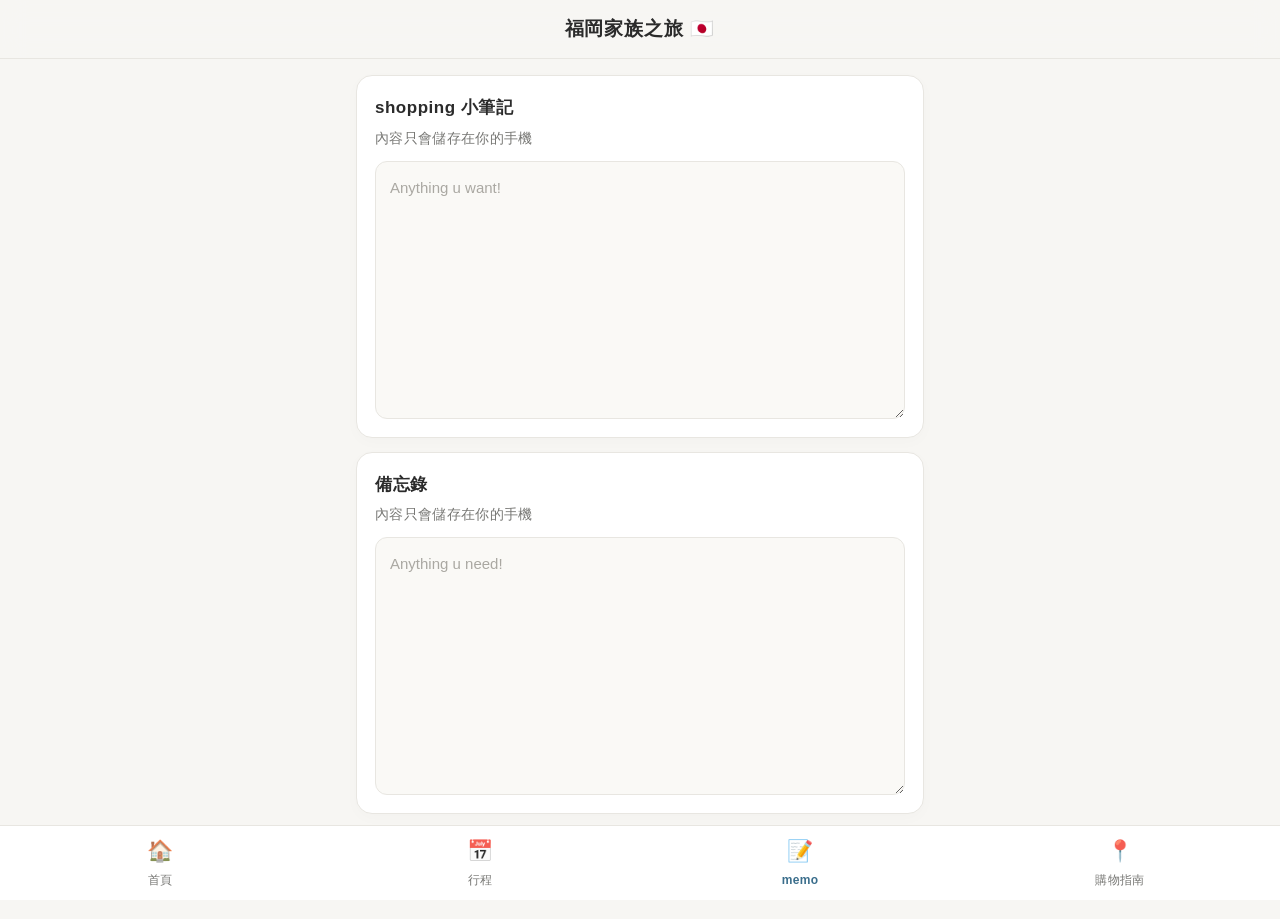
<file: checklist.html>
<!DOCTYPE html>
<html lang="zh-TW">
<head>
  <meta charset="UTF-8">
  <meta name="viewport" content="width=device-width, initial-scale=1.0">
  <title>福岡家族之旅 - memo</title>
  <link rel="stylesheet" href="style.css">
  <meta name="apple-mobile-web-app-capable" content="yes">
</head>
<body>

  <header>
    <h1>福岡家族之旅 🇯🇵</h1>
  </header>

  <main class="container">
    <div class="card">
      <div class="card-title">shopping 小筆記</div>
      <p class="memo-hint">內容只會儲存在你的手機</p>
      <label class="memo-label" for="travel-memo">哩哩摳摳</label>
      <textarea id="travel-memo" class="memo-textarea" rows="9" placeholder="Anything u want!" oninput="saveMemo()"></textarea>
    </div>


    <div class="card">
      <div class="card-title">備忘錄</div>
      <p class="memo-hint">內容只會儲存在你的手機</p>
      <label class="memo-label" for="travel-memo">備忘內容</label>
      <textarea id="travel-memo" class="memo-textarea" rows="9" placeholder="Anything u need!" oninput="saveMemo()"></textarea>
    </div>
  </main>

  <!-- 底部選單 -->
  <nav class="bottom-nav">
    <a href="index.html" class="nav-item"><span class="icon">🏠</span><span>首頁</span></a>
    <a href="itinerary.html" class="nav-item"><span class="icon">📅</span><span>行程</span></a>
    <a href="checklist.html" class="nav-item active"><span class="icon">📝</span><span>memo</span></a>
    <a href="locations.html" class="nav-item"><span class="icon">📍</span><span>購物指南</span></a>

  </nav>

  <script>
    function toggleCheck(checkbox) {
      const item = checkbox.parentElement;
      if (checkbox.checked) { item.classList.add('done'); } 
      else { item.classList.remove('done'); }
      saveChecklist();
    }

    function saveChecklist() {
      const states = [];
      document.querySelectorAll('.check-item input').forEach((cb) => { states.push(cb.checked); });
      localStorage.setItem('fukuoka_checklist', JSON.stringify(states));
    }

    function loadChecklist() {
      const saved = JSON.parse(localStorage.getItem('fukuoka_checklist') || '[]');
      document.querySelectorAll('.check-item input').forEach((cb, i) => {
        if (saved[i]) {
          cb.checked = true;
          cb.parentElement.classList.add('done');
        }
      });
    }

    function saveMemo() {
      const memo = document.getElementById('travel-memo').value;
      localStorage.setItem('fukuoka_personal_memo', memo);
      const status = document.getElementById('memo-status');
      status.textContent = '✓ 已自動儲存';
      clearTimeout(saveMemo.statusTimer);
      saveMemo.statusTimer = setTimeout(() => {
        status.textContent = '已儲存在本機';
      }, 1500);
    }

    function loadMemo() {
      document.getElementById('travel-memo').value = localStorage.getItem('fukuoka_personal_memo') || '';
    }

    loadChecklist();
    loadMemo();
  </script>
</body>
</html>
</file>
<file: style.css>
:root {
  /* 日系和風色調系統 */
  --bg-color: #f7f6f3;          /* 和紙米暖灰 */
  --card-bg: #ffffff;          /* 純白卡片 */
  --primary: #3b6e8c;          /* 日系靛青藍 (藍鼠/琉璃色) */
  --primary-light: #f0f4f8;    /* 淡天青色背景 */
  --text-main: #2b2b2b;        /* 墨黑/炭灰 (非死黑，提高閱讀質感) */
  --text-sub: #787875;         /* 利落中灰 */
  --border-radius: 16px;       /* 圓潤現代角 */
  --border-color: #e8e6e1;      /* 柔和邊框色 */
}

* { box-sizing: border-box; margin: 0; padding: 0; -webkit-tap-highlight-color: transparent; }
body { 
  font-family: "SF Pro TC", -apple-system, BlinkMacSystemFont, "Hiragino Sans", "Hiragino Kaku Gothic ProN", "Yu Gothic UI", "Noto Sans TC", sans-serif; 
  background-color: var(--bg-color); 
  color: var(--text-main); 
  padding-bottom: 75px; 
  letter-spacing: 0.02em;
}

/* 頂部 Header */
header { position: sticky; top: 0; background: rgba(247, 246, 243, 0.92); backdrop-filter: blur(12px); -webkit-backdrop-filter: blur(12px); z-index: 90; border-bottom: 1px solid var(--border-color); padding: 14px 16px; text-align: center; }
header h1 { font-size: 17px; font-weight: 700; letter-spacing: 0.05em; color: var(--text-main); }
.update-stamp { max-width: 600px; margin: 8px auto -6px; padding: 0 16px; color: #9a9892; font-size: 11.5px; font-weight: 500; letter-spacing: 0.03em; text-align: right; }

/* 頁面容器 */
.container { padding: 16px; max-width: 600px; margin: 0 auto; }

/* 底部導覽列 (Bottom Nav) */
.bottom-nav { position: fixed; bottom: 0; left: 0; right: 0; background: rgba(255, 255, 255, 0.95); border-top: 1px solid var(--border-color); display: flex; justify-content: space-around; padding: 8px 0 10px; z-index: 100; backdrop-filter: blur(12px); -webkit-backdrop-filter: blur(12px); }
.nav-item { text-decoration: none; display: flex; flex-direction: column; align-items: center; color: var(--text-sub); font-size: 10.5px; font-weight: 500; flex: 1; transition: color 0.2s ease; }
.nav-item .icon { font-size: 19px; margin-bottom: 3px; opacity: 0.85; }
.nav-item.active { color: var(--primary); font-weight: 700; }
.nav-item.active .icon { opacity: 1; }

/* 卡片樣式 */
.card { background: var(--card-bg); border-radius: var(--border-radius); padding: 18px; margin-bottom: 14px; border: 1px solid var(--border-color); box-shadow: 0 4px 15px rgba(0, 0, 0, 0.02); }
.card-title { font-size: 15.5px; font-weight: 700; color: var(--text-main); letter-spacing: 0.03em; }
.time { font-size: 12.5px; font-weight: 700; color: var(--primary); margin-bottom: 6px; letter-spacing: 0.04em; }

/* 首頁專屬卡片 */
.flight-box { display: flex; justify-content: space-between; align-items: center; background: var(--primary-light); padding: 12px 16px; border-radius: 12px; margin-top: 10px; border: 1px solid #e1e9f0; }
.flight-dept, .flight-arr { text-align: center; }
.flight-code { font-size: 18px; font-weight: 800; color: var(--primary); letter-spacing: 0.05em; }
.flight-time { font-size: 11.5px; color: var(--text-sub); margin-top: 2px; }

/* 行程頁 Tab */
.tabs { display: flex; gap: 8px; overflow-x: auto; padding-bottom: 8px; margin-bottom: 14px; scrollbar-width: none; }
.tabs::-webkit-scrollbar { display: none; }
.tab-btn { flex: 1; min-width: 78px; padding: 8px 14px; font-size: 12.5px; font-weight: 600; text-align: center; background: #eae7e1; color: var(--text-sub); border: none; border-radius: 20px; cursor: pointer; white-space: nowrap; transition: all 0.2s ease; }
.tab-btn.active { background: var(--primary); color: #fff; box-shadow: 0 2px 8px rgba(59, 110, 140, 0.25); }

/* 標籤 (Tags) - 日系莫蘭迪淡雅配色 */
.day-panel { display: none; }
.day-panel.active { display: block; }
.tags { display: flex; flex-wrap: wrap; gap: 6px; margin: 8px 0 10px; }
.tag { font-size: 10.5px; font-weight: 600; padding: 3px 9px; border-radius: 6px; letter-spacing: 0.03em; }
.tag-集合 {
  background: #fbeaea;
  color: #a33d3d;
  border: 1px solid #efcaca;
}
.tag-移動中 { background: #f0f4f8; color: #3b6e8c; border: 1px solid #d9e4ec; }
.tag-住宿 { background: #f6f0f8; color: #6b4c7d; border: 1px solid #ebdcf0; }
.tag-觀光 { background: #eaf3ec; color: #3f6549; border: 1px solid #cee0d2; }
.tag-飲食,
.tag-早餐,
.tag-午餐,
.tag-晚餐 {
  background: #fff5d9;
  color: #765500;
  border: 1px solid #ead7a0;
}
.tag-購物 { background: #f8f0f6; color: #8a3b7b; border: 1px solid #f0d8eb; }
.tag-彈性行程 { background: #f2f1ed; color: #575653; border: 1px solid #e3e1da; }
.tag-自由時間 {
  background: #edf2ed;
  color: #49604e;
  border: 1px solid #d7e1d8;
}


.route-info { font-size: 12px; color: var(--text-sub); margin-bottom: 10px; line-height: 1.5; }
.details-btn { display: inline-flex; align-items: center; justify-content: center; width: 100%; padding: 9px; background: var(--primary-light); color: var(--primary); font-size: 12.5px; font-weight: 600; border: 1px solid #dbe6ef; border-radius: 10px; cursor: pointer; margin-top: 4px; transition: background 0.2s ease; }
.details-btn:active { background: #e2ecf5; }

/* Modal 彈出視窗 */
.modal-overlay { position: fixed; inset: 0; background: rgba(0,0,0,0.4); display: none; justify-content: center; align-items: flex-end; z-index: 200; backdrop-filter: blur(5px); -webkit-backdrop-filter: blur(5px); }
.modal-overlay.active { display: flex; }
.modal-content { background: #fff; width: 100%; max-width: 600px; border-radius: 24px 20px 0 0; padding: 22px; max-height: 82vh; overflow-y: auto; animation: slideUp 0.25s cubic-bezier(0.16, 1, 0.3, 1); }
@keyframes slideUp { from { transform: translateY(100%); } to { transform: translateY(0); } }
.modal-header { display: flex; justify-content: space-between; align-items: center; margin-bottom: 12px; }
.modal-title { font-size: 17px; font-weight: 700; color: var(--text-main); }
.close-btn { border: none; background: #f0eee9; color: var(--text-sub); border-radius: 50%; width: 28px; height: 28px; font-size: 16px; font-weight: bold; cursor: pointer; display: grid; place-items: center; }
.note-box { background: #faf9f6; border-left: 3px solid var(--primary); padding: 12px 14px; font-size: 13px; color: #444340; line-height: 1.6; margin: 12px 0; border-radius: 0 10px 10px 0; white-space: pre-line; }
.modal-location { display: flex; align-items: baseline; flex-wrap: wrap; gap: 6px; font-size: 12.5px; font-weight: 600; color: var(--primary); }
.map-link { display: inline-flex; color: var(--primary); font-size: 12px; font-weight: 500; text-decoration: underline; text-underline-offset: 3px; }
.resource-links { display: flex; flex-direction: column; align-items: flex-start; gap: 6px; }
.resource-link { display: inline-flex; width: fit-content; color: var(--primary); font-size: 12.5px; font-weight: 600; text-decoration: underline; text-underline-offset: 3px; }
.modal-detail-image { display: none; width: 100%; height: auto; margin: 12px 0; border: 1px solid var(--border-color); border-radius: 10px; cursor: zoom-in; }

/* 購物指南 */
.location-intro { margin-bottom: 16px; color: var(--text-sub); font-size: 12.5px; line-height: 1.65; }
.location-group { margin-bottom: 22px; }
.location-group-title { margin: 0 4px 10px; font-size: 13.5px; font-weight: 700; color: var(--text-sub); letter-spacing: 0.04em; }
.location-group-image-link { display: inline-flex; align-items: center; gap: 9px; margin-bottom: 10px; padding: 6px 10px 6px 6px; color: var(--primary); background: var(--card-bg); border: 1px solid var(--border-color); border-radius: 10px; font: inherit; font-size: 13.5px; font-weight: 600; cursor: pointer; }
.location-group-image { display: block; width: 58px; height: 44px; object-fit: cover; border-radius: 7px; }
.location-card { margin-bottom: 10px; overflow: hidden; background: var(--card-bg); border-radius: 14px; border: 1px solid var(--border-color); box-shadow: 0 2px 8px rgba(0,0,0,0.02); }
.location-card summary { display: flex; align-items: center; gap: 12px; padding: 14px; cursor: pointer; list-style: none; }
.location-card summary::-webkit-details-marker { display: none; }
.location-icon { display: grid; flex: 0 0 36px; width: 36px; height: 36px; place-items: center; background: var(--primary-light); border-radius: 10px; font-size: 17px; }
.location-heading { flex: 1; min-width: 0; }
.location-name { color: var(--text-main); font-size: 13.5px; font-weight: 700; letter-spacing: 0.02em; }

/* ★ 日系極致微調：tips 字小一號 (11px)、莫蘭迪灰 (#8c8c88)、輕字重 (400) 與微微拉開字距 */
.location-tips { 
  margin-top: 3px; 
  overflow: hidden; 
  color: #8c8c88; 
  font-size: 11px; 
  font-weight: 400; 
  letter-spacing: 0.03em;
  text-overflow: ellipsis; 
  white-space: nowrap; 
}

.location-chevron { color: #b0ada6; font-size: 14px; transition: transform 0.2s ease; }
.location-card[open] .location-chevron { transform: rotate(90deg); }
.location-details { padding: 2px 14px 14px 62px; }
.location-details p { color: #4a4945; font-size: 12.5px; line-height: 1.65; }
.location-map-link { display: inline-flex; margin-top: 8px; color: var(--primary); font-size: 12px; font-weight: 600; text-decoration: underline; text-underline-offset: 3px; }
.location-extra { margin-top: 12px; padding-top: 12px; border-top: 1px dashed var(--border-color); }
.location-extra-title { margin-bottom: 6px; color: var(--text-main); font-size: 12px; font-weight: 700; }
.location-extra-title-link { display: inline-flex; color: var(--primary); text-decoration: underline; text-underline-offset: 3px; }
.location-extra-text { color: #4a4945; font-size: 12px; line-height: 1.6; white-space: pre-line; }
.location-extra-link { display: flex; width: fit-content; margin-top: 6px; color: var(--primary); font-size: 12px; font-weight: 600; text-decoration: underline; text-underline-offset: 3px; }
.location-extra-link-item { display: flex; align-items: baseline; flex-wrap: wrap; gap: 6px; margin-top: 8px; }
.location-extra-link-item .location-extra-link { margin-top: 0; }
.location-extra-link-text { color: var(--text-sub); font-size: 10px; font-weight: 400; line-height: 1.45; }
.location-extra-image { display: block; width: min(180px, 100%); height: auto; margin-top: 8px; border: 1px solid var(--border-color); border-radius: 10px; cursor: zoom-in; }
.location-table-wrap { width: 100%; margin-top: 8px; overflow-x: auto; border: 1px solid var(--border-color); border-radius: 10px; }
.location-table { width: 100%; min-width: 560px; border-collapse: collapse; background: #fff; font-size: 11px; }
.location-table th, .location-table td { padding: 9px 11px; border-right: 1px solid var(--border-color); border-bottom: 1px solid var(--border-color); text-align: left; vertical-align: top; line-height: 1.55; white-space: pre-line; color: #4a4945; }
.location-table th { background: var(--primary-light); color: var(--primary); font-weight: 700; white-space: nowrap; }
.location-table th:last-child, .location-table td:last-child { border-right: none; }
.location-table tbody tr:last-child td { border-bottom: none; }
.image-lightbox { position: fixed; inset: 0; z-index: 300; display: none; align-items: center; justify-content: center; padding: 24px; background: rgba(0,0,0,0.85); backdrop-filter: blur(4px); }
.image-lightbox.active { display: flex; }
.image-lightbox img { max-width: 100%; max-height: 88vh; object-fit: contain; border-radius: 10px; }
.image-lightbox-close { position: absolute; top: 16px; right: 16px; width: 36px; height: 36px; border: none; border-radius: 50%; background: rgba(255,255,255,0.95); color: #111827; font-size: 22px; line-height: 1; cursor: pointer; }
.zoomable-image { display: block; width: 100%; height: auto; border: 1px solid var(--border-color); border-radius: 8px; cursor: zoom-in; }
.booking-section { margin-top: 28px; padding-top: 20px; border-top: 2px solid var(--border-color); }
.booking-section-title { margin-bottom: 12px; color: var(--text-main); font-size: 17px; }
.booking-card, .booking-empty { margin-bottom: 10px; padding: 15px; background: var(--card-bg); border: 1px solid var(--border-color); border-radius: 14px; }
.booking-empty { color: var(--text-sub); font-size: 14px; text-align: center; }
.booking-card-title { color: var(--text-main); font-size: 15px; font-weight: 700; }
.booking-card-text { margin-top: 5px; color: var(--text-sub); font-size: 14px; line-height: 1.65; white-space: pre-line; }
.booking-image { display: block; width: min(240px, 100%); height: auto; margin-top: 10px; border: 1px solid var(--border-color); border-radius: 10px; cursor: zoom-in; }
.booking-file-link { display: flex; width: fit-content; margin-top: 9px; color: var(--primary); font-size: 14px; font-weight: 600; text-decoration: underline; text-underline-offset: 3px; }

/* Checklist */
.checklist-group { margin-bottom: 18px; }
.checklist-group h3 { font-size: 13px; color: var(--text-sub); margin-bottom: 8px; padding-left: 2px; font-weight: 700; }
.check-item { display: flex; align-items: center; gap: 10px; background: #fff; padding: 12px 14px; border-radius: 12px; margin-bottom: 6px; cursor: pointer; border: 1px solid var(--border-color); font-size: 13px; color: var(--text-main); }
.check-item input[type="checkbox"] { width: 17px; height: 17px; accent-color: var(--primary); border-radius: 4px; }
.check-item.done span { text-decoration: line-through; color: #a3a19b; }
.memo-hint { margin: 6px 0 12px; color: var(--text-sub); font-size: 13.5px; line-height: 1.6; }
.memo-label { position: absolute; width: 1px; height: 1px; overflow: hidden; clip: rect(0 0 0 0); white-space: nowrap; }
.memo-textarea { display: block; width: 100%; min-height: 180px; padding: 13px 14px; resize: vertical; color: var(--text-main); background: #faf9f6; border: 1px solid var(--border-color); border-radius: 12px; font: inherit; font-size: 15px; line-height: 1.7; outline: none; }
.memo-textarea:focus { border-color: var(--primary); box-shadow: 0 0 0 3px rgba(59,110,140,0.12); }
.memo-textarea::placeholder { color: #aaa8a2; }
.memo-status { margin-top: 7px; color: var(--text-sub); font-size: 12px; text-align: right; }

/* 長輩友善字級：全站文字放大一級 */
body { font-size: 17px; line-height: 1.6; }
header h1 { font-size: 19px; }
.nav-item { font-size: 12px; }
.nav-item .icon { font-size: 21px; }
.card-title { font-size: 17px; }
.time { font-size: 14px; }
.flight-code { font-size: 20px; }
.flight-time { font-size: 13px; }
.tab-btn { font-size: 14px; }
.tag { font-size: 12px; }
.route-info { font-size: 13.5px; line-height: 1.6; }
.details-btn { font-size: 14px; }
.modal-title { font-size: 19px; }
.close-btn { font-size: 18px; }
.note-box { font-size: 14.5px; line-height: 1.7; }
.modal-location, .resource-link { font-size: 14px; }
.map-link { font-size: 13.5px; }
.location-intro { font-size: 14px; }
.location-group-title { font-size: 15px; }
.location-icon { font-size: 19px; }
.location-name { font-size: 15px; }
.location-tips { font-size: 12.5px; }
.location-chevron { font-size: 16px; }
.location-details p { font-size: 14px; line-height: 1.75; }
.location-map-link { font-size: 13.5px; }
.location-extra-title { font-size: 13.5px; }
.location-extra-text, .location-extra-link { font-size: 13.5px; line-height: 1.7; }
.location-extra-link-text { font-size: 12px; }
.location-table { font-size: 12.5px; }
.checklist-group h3 { font-size: 14.5px; }
.check-item { font-size: 14.5px; line-height: 1.6; }
.home-bullet-list { margin: 0 0 14px 22px; color: var(--text-main); font-size: 14.5px; line-height: 1.8; }
.home-bullet-list li { padding-left: 3px; }
.home-info-link { display: inline-flex; color: var(--primary); font-size: 14.5px; font-weight: 700; text-decoration: underline; text-underline-offset: 3px; }
</file>
